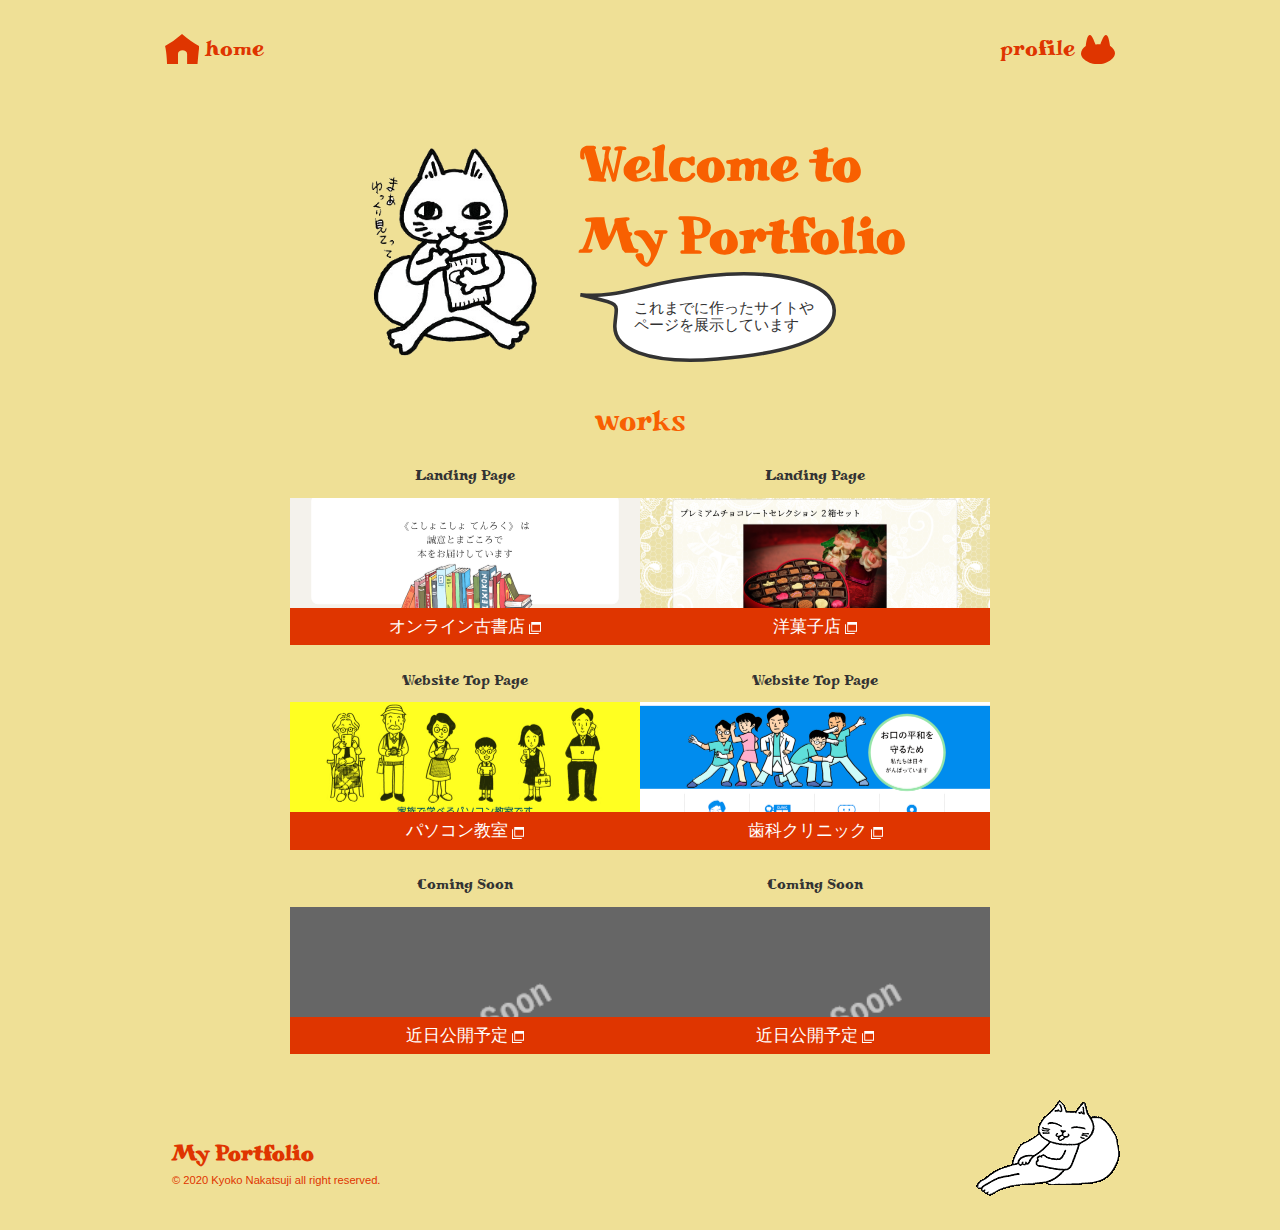
<file: index.html>
<!DOCTYPE html>
<html lang="ja">
<head>
    <meta charset="UTF-8">
    <meta name="viewport" content="width=device-width, initial-scale=1.0">
    <link rel="icon" href="/favicon.ico">
    <link rel="stylesheet" href="css/sanitize.css">
    <link rel="stylesheet" href="css/basic.css">
    <link rel="stylesheet" href="css/responsive.css">
    <link href="https://fonts.googleapis.com/css?family=Miltonian+Tattoo&display=swap" rel="stylesheet">
    <link href="https://fonts.googleapis.com/css?family=Sawarabi+Gothic&display=swap" rel="stylesheet">
    <title>Welcome to My Portfolio</title>
</head>
<body>
    <div id="wrapper">
        <!-- ヘッダー　ここから -->
        <header>
            <nav>
                <ul>
                    <li><a href="index.html" class="home">home</a></li>
                    <li><a href="profile/index.html" class="profile">profile</a></li>
                </ul>
            </nav>
        </header>
        <!-- ヘッダー　ここまで -->

        <!-- コンテンツ　ここから -->
        <main>
        <!-- メインビジュアル　ここから -->
        <div id="content">
            <div>
                <h1>Welcome to My Portfolio</h1>
                <p>これまでに作ったサイトやページを展示しています</p>  
            </div>
        </div>
        <!-- メインビジュアル　ここまで -->
        <!-- 作例一覧　ここから -->
        <section id="works">
            <h1>works</h1>
            <div>
                <dl class="case01 ct">
                    <dt>Landing Page</dt>
                    <dd><a href="works/file01.html">オンライン古書店</a></dd>
                </dl>
                <dl class="case02 c10">
                    <dt>Landing Page</dt>
                    <dd><a href="#">洋菓子店</a></dd>
                </dl>
                <dl class="case03 ct">
                    <dt>Website Top Page</dt>
                    <dd><a href="#">パソコン教室</a></dd>
                </dl>    
                <dl class="case04 c5">
                    <dt>Website Top Page</dt>
                    <dd><a href="#">歯科クリニック</a></dd>
                </dl>    
                <dl class="case05 cc">
                    <dt>Coming Soon</dt>
                    <dd><a href="#">近日公開予定</a></dd>
                </dl>  
                <dl class="case05 cc">
                    <dt>Coming Soon</dt>
                    <dd><a href="#">近日公開予定</a></dd>
                </dl>
            </div>   
        </section>
        <!-- 作成一覧　ここまで -->
        </main>
        <!-- コンテンツ　ここまで -->
        
        <!-- フッター　ここから -->
        <footer>
            <div>
                <h3>My Portfolio</h3>
                <p>&copy; 2020 Kyoko Nakatsuji  all right reserved.</p>
            </div>
        </footer>
        <!-- フッター　ここまで -->    
    </div>
    
</body>
</html>
</file>
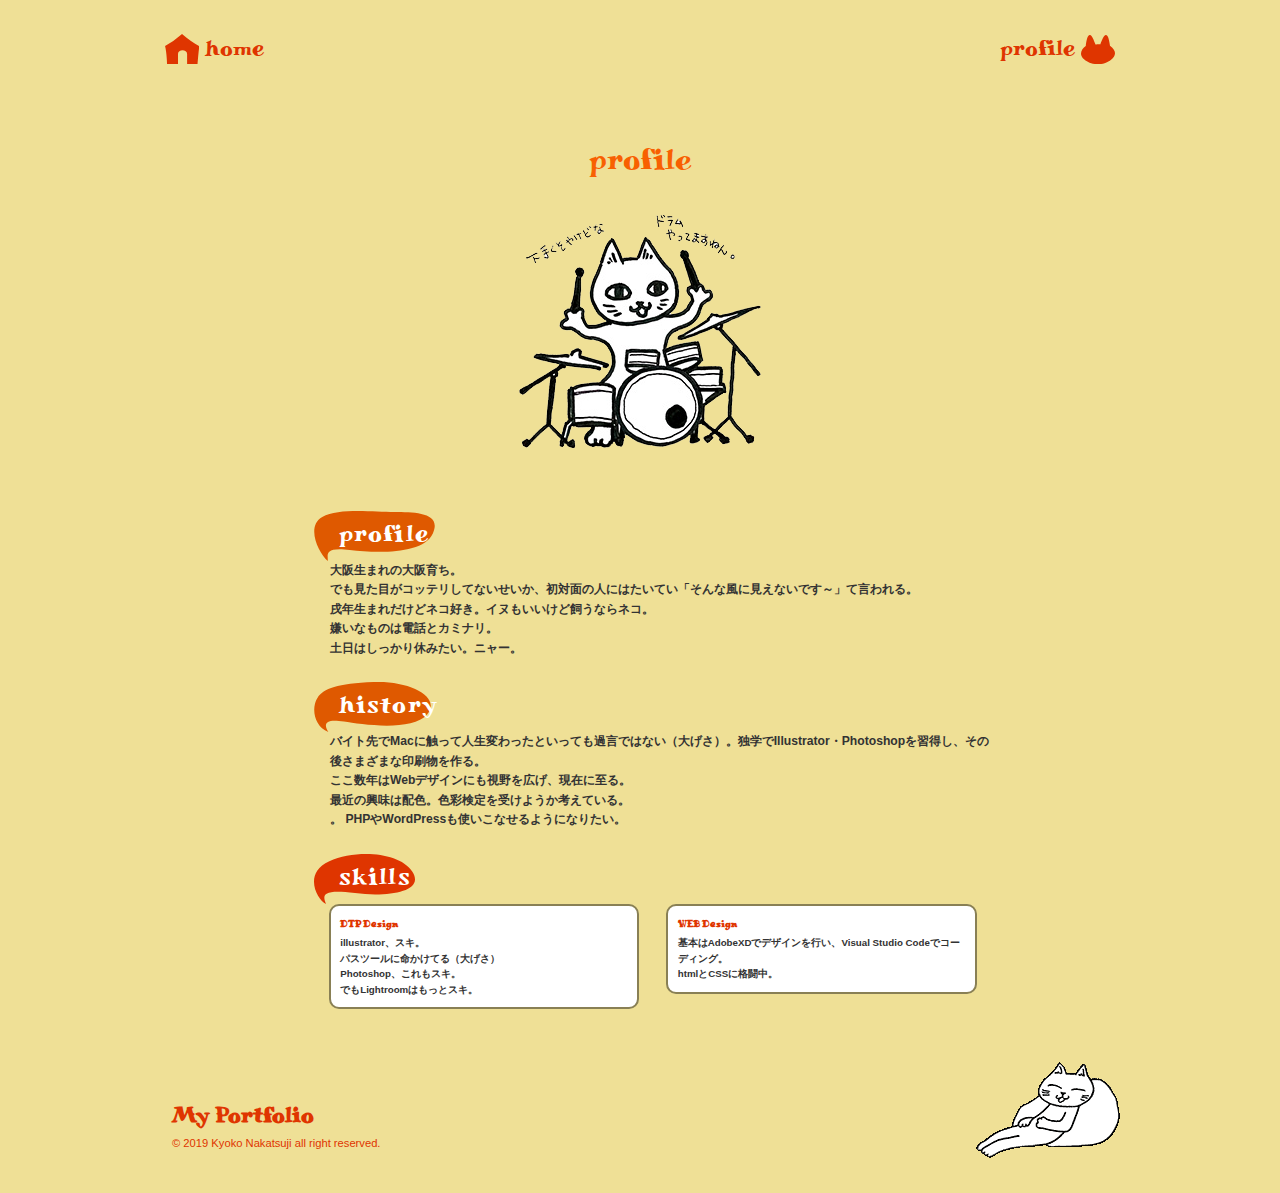
<file: profile/index.html>
<!DOCTYPE html>
<html lang="ja">
<head>
    <meta charset="UTF-8">
    <meta name="viewport" content="width=device-width, initial-scale=1.0">
    <link rel="icon" href="/favicon.ico">
    <link rel="stylesheet" href="../css/sanitize.css">
    <link rel="stylesheet" href="../css/basic.css">
    <link rel="stylesheet" href="../css/responsive.css">
    <link href="https://fonts.googleapis.com/css?family=Miltonian+Tattoo&display=swap" rel="stylesheet">
    <link href="https://fonts.googleapis.com/css?family=Sawarabi+Gothic&display=swap" rel="stylesheet">
    <title>Profile | My Portfolio</title>
</head>
<body>
    <div id="wrapper">
        <!-- ヘッダー　ここから -->
        <header>
                <nav>
                    <ul>
                        <li><a href="../index.html" class="home">home</a></li>
                        <li><a href="index.html" class="profile">profile</a></li>
                    </ul>
                </nav>
        </header>
        <!-- ヘッダー　ここまで -->

        <!-- コンテンツ　ここから -->
        <main>
            <!-- プロフィール部分　ここから -->
            <section id="prof">
                <div id="prof_title">
                    <h1>profile</h1>
                </div>
                    <dl>
                        <dt class="pr">profile</dt>
                            <dd>
                            大阪生まれの大阪育ち。<br>
                            でも見た目がコッテリしてないせいか、初対面の人にはたいてい「そんな風に見えないです～」て言われる。<br>
                            戌年生まれだけどネコ好き。イヌもいいけど飼うならネコ。<br>
                            嫌いなものは電話とカミナリ。<br>
                            土日はしっかり休みたい。ニャー。
                            </dd>

                        <dt class="history">history</dt>
                            <dd>
                            バイト先でMacに触って人生変わったといっても過言ではない（大げさ）。独学でIllustrator・Photoshopを習得し、その後さまざまな印刷物を作る。<br>
                            ここ数年はWebデザインにも視野を広げ、現在に至る。<br>
                            最近の興味は配色。色彩検定を受けようか考えている。<br>。
                            PHPやWordPressも使いこなせるようになりたい。
                            </dd>

                        <dt class="skills">skills</dt>
                            <div class="it_skills">
                                <dd class="dtp">
                                <p>DTP Design</p>
                                illustrator、スキ。<br>
                                パスツールに命かけてる（大げさ）<br>
                                Photoshop、これもスキ。<br>
                                でもLightroomはもっとスキ。
                                </dd>
                                <dd class="web">
                                <p>WEB Design</p>
                                基本はAdobeXDでデザインを行い、Visual Studio Codeでコーディング。<br>
                                htmlとCSSに格闘中。
                                </dd>
                            </div>
                    </dl>
            </section>
            <!-- プロフィール部分　ここまで -->
        </main>
        <!-- コンテンツ　ここまで -->

        <!-- フッター　ここから -->
        <footer>
            <div>
                <h3>My Portfolio</h3>
                <p>&copy; 2019 Kyoko Nakatsuji  all right reserved.</p>
            </div>
        </footer>
        <!-- フッター　ここまで -->
    </div>
</body>
</html>
</file>
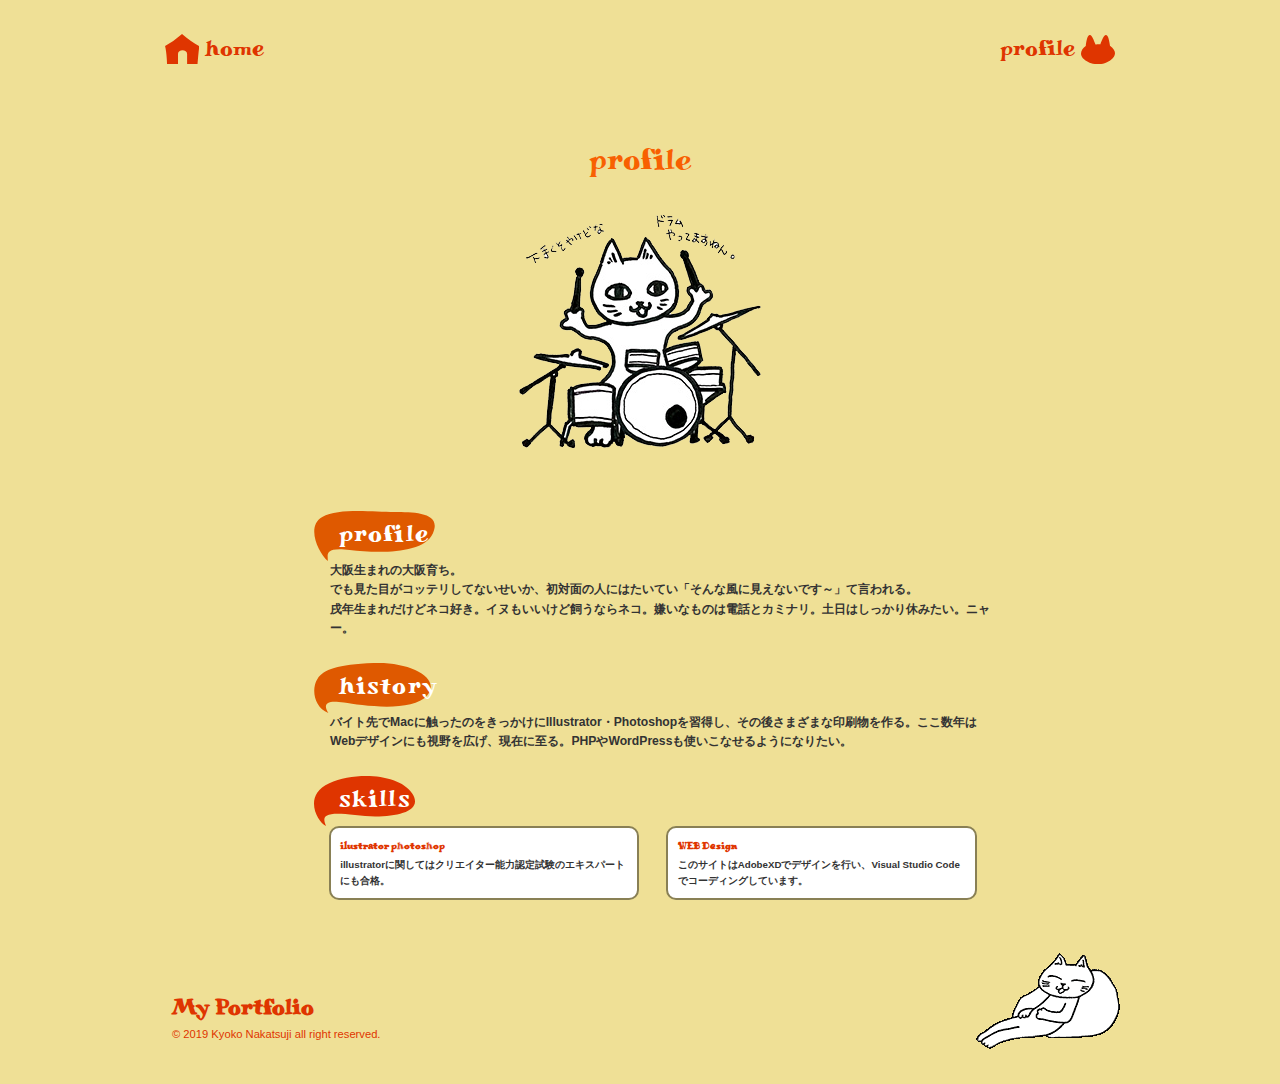
<file: profile.html>
<!DOCTYPE html>
<html lang="ja">
<head>
    <meta charset="UTF-8">
    <meta name="viewport" content="width=device-width, initial-scale=1.0">
    <link rel="icon" href="/favicon.ico">
    <link rel="stylesheet" href="css/sanitize.css">
    <link rel="stylesheet" href="css/basic.css">
    <link rel="stylesheet" href="css/responsive.css">
    <link href="https://fonts.googleapis.com/css?family=Miltonian+Tattoo&display=swap" rel="stylesheet">
    <link href="https://fonts.googleapis.com/css?family=Sawarabi+Gothic&display=swap" rel="stylesheet">
    <title>Profile | My Portfolio</title>
</head>
<body>
    <div id="wrapper">
        <!-- ヘッダー　ここから -->
        <header>
                <nav>
                    <ul>
                        <li><a href="index.html" class="home">home</a></li>
                        <li><a href="profile.html" class="profile">profile</a></li>
                    </ul>
                </nav>
        </header>
        <!-- ヘッダー　ここまで -->

        <!-- コンテンツ　ここから -->
        <main>
            <!-- プロフィール部分　ここから -->
            <section id="prof">
                <div id="prof_title">
                    <h1>profile</h1>
                </div>
                    <dl>
                        <dt class="pr">profile</dt>
                            <dd>
                            大阪生まれの大阪育ち。<br>
                            でも見た目がコッテリしてないせいか、初対面の人にはたいてい「そんな風に見えないです～」て言われる。<br>
                            戌年生まれだけどネコ好き。イヌもいいけど飼うならネコ。嫌いなものは電話とカミナリ。土日はしっかり休みたい。ニャー。
                            </dd>

                        <dt class="history">history</dt>
                            <dd>
                            バイト先でMacに触ったのをきっかけにIllustrator・Photoshopを習得し、その後さまざまな印刷物を作る。ここ数年はWebデザインにも視野を広げ、現在に至る。PHPやWordPressも使いこなせるようになりたい。
                            </dd>

                        <dt class="skills">skills</dt>
                            <div class="it_skills">
                                <dd class="dtp">
                                <p>ilustrator photoshop</p>
                                illustratorに関してはクリエイター能力認定試験のエキスパートにも合格。
                                </dd>
                                <dd class="web">
                                <p>WEB Design</p>
                                このサイトはAdobeXDでデザインを行い、Visual Studio Codeでコーディングしています。
                                </dd>
                            </div>
                    </dl>
            </section>
            <!-- プロフィール部分　ここまで -->
        </main>
        <!-- コンテンツ　ここまで -->

        <!-- フッター　ここから -->
        <footer>
            <div>
                <h3>My Portfolio</h3>
                <p>&copy; 2019 Kyoko Nakatsuji  all right reserved.</p>
            </div>
        </footer>
        <!-- フッター　ここまで -->
    </div>
</body>
</html>
</file>
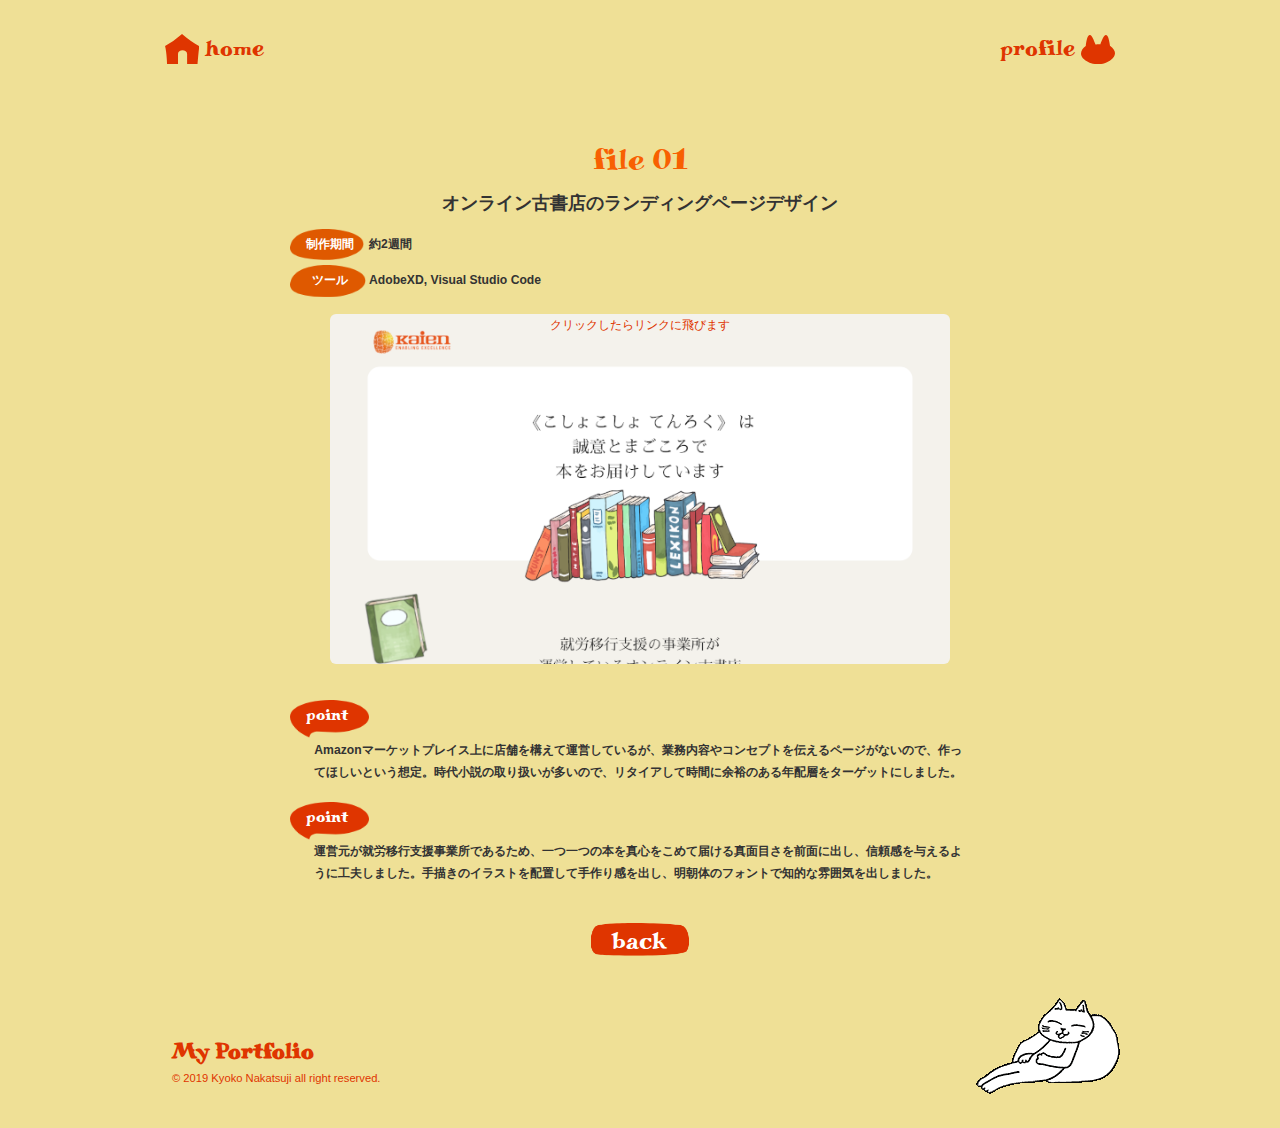
<file: works/file01.html>
<!DOCTYPE html>
<html lang="ja">
<head>
    <meta charset="UTF-8">
    <meta name="viewport" content="width=device-width, initial-scale=1.0">
    <link rel="icon" href="/favicon.ico">
    <link rel="stylesheet" href="../css/sanitize.css">
    <link rel="stylesheet" href="../css/basic.css">
    <link rel="stylesheet" href="../css/responsive.css">
    <link href="https://fonts.googleapis.com/css?family=Miltonian+Tattoo&display=swap" rel="stylesheet">
    <link href="https://fonts.googleapis.com/css?family=Sawarabi+Gothic&display=swap" rel="stylesheet">
    <title>file01 オンライン古書店のランディングページ | My Portfolio</title>
</head>
<body>
    <div id="wrapper">
        <!-- ヘッダー　ここから -->
        <header>
                <nav>
                    <ul>
                        <li><a href="../index.html" class="home">home</a></li>
                        <li><a href="../profile/index.html" class="profile">profile</a></li>
                    </ul>
                </nav>
        </header>
        <!-- ヘッダー　ここまで -->

        <!-- コンテンツ　ここから -->
        <main>
            <!-- 作品紹介部分　ここから -->
            <section>
                <h1>file 01</h1>
                <h2>オンライン古書店のランディングページデザイン</h2>
                <!-- <h3>ここは必要に応じて書き入れていきます</h3> -->
                    <dl class="memo">
                        <dt>制作期間</dt>
                            <dd>約2週間</dd>
                        <dt>ツール</dt>
                            <dd>AdobeXD, Visual Studio Code</dd>
                    </dl>

                    <div id="capture">
                        <figure>
                            <img src="../works/img/tenroku.png">
                            <a href="#">クリックしたらリンクに飛びます</a>
                        </figure>
                    </div>
                
                    <dl id="point">
                        <dt>point</dt>
                            <dd>
                            Amazonマーケットプレイス上に店舗を構えて運営しているが、業務内容やコンセプトを伝えるページがないので、作ってほしいという想定。時代小説の取り扱いが多いので、リタイアして時間に余裕のある年配層をターゲットにしました。
                            </dd>

                        <dt>point</dt>
                            <dd>
                            運営元が就労移行支援事業所であるため、一つ一つの本を真心をこめて届ける真面目さを前面に出し、信頼感を与えるように工夫しました。手描きのイラストを配置して手作り感を出し、明朝体のフォントで知的な雰囲気を出しました。
                            </dd>
                    </dl>
                <div id="button">
                    <a href="../index.html">back</a>
                </div>
            </section>
            <!-- プロフィール部分　ここまで -->
        </main>
        <!-- コンテンツ　ここまで -->

        <!-- フッター　ここから -->
        <footer>
            <div>
                <h3>My Portfolio</h3>
                <p>&copy; 2019 Kyoko Nakatsuji  all right reserved.</p>
            </div>
        </footer>
        <!-- フッター　ここまで -->
    </div>
</body>
</html>
</file>
<file: css/sanitize.css>
/* Document
 * ========================================================================== */

/**
 * Add border box sizing in all browsers (opinionated).
 */

*,
::before,
::after {
  box-sizing: border-box;
}

/**
 * 1. Add text decoration inheritance in all browsers (opinionated).
 * 2. Add vertical alignment inheritance in all browsers (opinionated).
 */

::before,
::after {
  text-decoration: inherit; /* 1 */
  vertical-align: inherit; /* 2 */
}

/**
 * 1. Use the default cursor in all browsers (opinionated).
 * 2. Change the line height in all browsers (opinionated).
 * 3. Use a 4-space tab width in all browsers (opinionated).
 * 4. Remove the grey highlight on links in iOS (opinionated).
 * 5. Prevent adjustments of font size after orientation changes in
 *    IE on Windows Phone and in iOS.
 * 6. Breaks words to prevent overflow in all browsers (opinionated).
 */

html {
  cursor: default; /* 1 */
  line-height: 1.5; /* 2 */
  -moz-tab-size: 4; /* 3 */
  tab-size: 4; /* 3 */
  -webkit-tap-highlight-color: transparent /* 4 */;
  -ms-text-size-adjust: 100%; /* 5 */
  -webkit-text-size-adjust: 100%; /* 5 */
  word-break: break-word; /* 6 */
}

/* Sections
 * ========================================================================== */

/**
 * Remove the margin in all browsers (opinionated).
 */

body {
  margin: 0;
}

/**
 * Correct the font size and margin on `h1` elements within `section` and
 * `article` contexts in Chrome, Edge, Firefox, and Safari.
 */

h1 {
  font-size: 2em;
  margin: 0.67em 0;
}

/* Grouping content
 * ========================================================================== */

/**
 * Remove the margin on nested lists in Chrome, Edge, IE, and Safari.
 */

dl dl,
dl ol,
dl ul,
ol dl,
ul dl {
  margin: 0;
}

/**
 * Remove the margin on nested lists in Edge 18- and IE.
 */

ol ol,
ol ul,
ul ol,
ul ul {
  margin: 0;
}

/**
 * 1. Add the correct sizing in Firefox.
 * 2. Show the overflow in Edge 18- and IE.
 */

hr {
  height: 0; /* 1 */
  overflow: visible; /* 2 */
}

/**
 * Add the correct display in IE.
 */

main {
  display: block;
}

/**
 * Remove the list style on navigation lists in all browsers (opinionated).
 */

nav ol,
nav ul {
  list-style: none;
  padding: 0;
}

/**
 * 1. Correct the inheritance and scaling of font size in all browsers.
 * 2. Correct the odd `em` font sizing in all browsers.
 */

pre {
  font-family: monospace, monospace; /* 1 */
  font-size: 1em; /* 2 */
}

/* Text-level semantics
 * ========================================================================== */

/**
 * Remove the gray background on active links in IE 10.
 */

a {
  background-color: transparent;
}

/**
 * Add the correct text decoration in Edge 18-, IE, and Safari.
 */

abbr[title] {
  text-decoration: underline;
  text-decoration: underline dotted;
}

/**
 * Add the correct font weight in Chrome, Edge, and Safari.
 */

b,
strong {
  font-weight: bolder;
}

/**
 * 1. Correct the inheritance and scaling of font size in all browsers.
 * 2. Correct the odd `em` font sizing in all browsers.
 */

code,
kbd,
samp {
  font-family: monospace, monospace; /* 1 */
  font-size: 1em; /* 2 */
}

/**
 * Add the correct font size in all browsers.
 */

small {
  font-size: 80%;
}

/* Embedded content
 * ========================================================================== */

/*
 * Change the alignment on media elements in all browsers (opinionated).
 */

audio,
canvas,
iframe,
img,
svg,
video {
  vertical-align: middle;
}

/**
 * Add the correct display in IE 9-.
 */

audio,
video {
  display: inline-block;
}

/**
 * Add the correct display in iOS 4-7.
 */

audio:not([controls]) {
  display: none;
  height: 0;
}

/**
 * Remove the border on iframes in all browsers (opinionated).
 */

iframe {
  border-style: none;
}

/**
 * Remove the border on images within links in IE 10-.
 */

img {
  border-style: none;
}

/**
 * Change the fill color to match the text color in all browsers (opinionated).
 */

svg:not([fill]) {
  fill: currentColor;
}

/**
 * Hide the overflow in IE.
 */

svg:not(:root) {
  overflow: hidden;
}

/* Tabular data
 * ========================================================================== */

/**
 * Collapse border spacing in all browsers (opinionated).
 */

table {
  border-collapse: collapse;
}

/* Forms
 * ========================================================================== */

/**
 * Remove the margin on controls in Safari.
 */

button,
input,
select {
  margin: 0;
}

/**
 * 1. Show the overflow in IE.
 * 2. Remove the inheritance of text transform in Edge 18-, Firefox, and IE.
 */

button {
  overflow: visible; /* 1 */
  text-transform: none; /* 2 */
}

/**
 * Correct the inability to style buttons in iOS and Safari.
 */

button,
[type="button"],
[type="reset"],
[type="submit"] {
  -webkit-appearance: button;
}

/**
 * 1. Change the inconsistent appearance in all browsers (opinionated).
 * 2. Correct the padding in Firefox.
 */

fieldset {
  border: 1px solid #a0a0a0; /* 1 */
  padding: 0.35em 0.75em 0.625em; /* 2 */
}

/**
 * Show the overflow in Edge 18- and IE.
 */

input {
  overflow: visible;
}

/**
 * 1. Correct the text wrapping in Edge 18- and IE.
 * 2. Correct the color inheritance from `fieldset` elements in IE.
 */

legend {
  color: inherit; /* 2 */
  display: table; /* 1 */
  max-width: 100%; /* 1 */
  white-space: normal; /* 1 */
}

/**
 * 1. Add the correct display in Edge 18- and IE.
 * 2. Add the correct vertical alignment in Chrome, Edge, and Firefox.
 */

progress {
  display: inline-block; /* 1 */
  vertical-align: baseline; /* 2 */
}

/**
 * Remove the inheritance of text transform in Firefox.
 */

select {
  text-transform: none;
}

/**
 * 1. Remove the margin in Firefox and Safari.
 * 2. Remove the default vertical scrollbar in IE.
 * 3. Change the resize direction in all browsers (opinionated).
 */

textarea {
  margin: 0; /* 1 */
  overflow: auto; /* 2 */
  resize: vertical; /* 3 */
}

/**
 * Remove the padding in IE 10-.
 */

[type="checkbox"],
[type="radio"] {
  padding: 0;
}

/**
 * 1. Correct the odd appearance in Chrome, Edge, and Safari.
 * 2. Correct the outline style in Safari.
 */

[type="search"] {
  -webkit-appearance: textfield; /* 1 */
  outline-offset: -2px; /* 2 */
}

/**
 * Correct the cursor style of increment and decrement buttons in Safari.
 */

::-webkit-inner-spin-button,
::-webkit-outer-spin-button {
  height: auto;
}

/**
 * Correct the text style of placeholders in Chrome, Edge, and Safari.
 */

::-webkit-input-placeholder {
  color: inherit;
  opacity: 0.54;
}

/**
 * Remove the inner padding in Chrome, Edge, and Safari on macOS.
 */

::-webkit-search-decoration {
  -webkit-appearance: none;
}

/**
 * 1. Correct the inability to style upload buttons in iOS and Safari.
 * 2. Change font properties to `inherit` in Safari.
 */

::-webkit-file-upload-button {
  -webkit-appearance: button; /* 1 */
  font: inherit; /* 2 */
}

/**
 * Remove the inner border and padding of focus outlines in Firefox.
 */

::-moz-focus-inner {
  border-style: none;
  padding: 0;
}

/**
 * Restore the focus outline styles unset by the previous rule in Firefox.
 */

:-moz-focusring {
  outline: 1px dotted ButtonText;
}

/**
 * Remove the additional :invalid styles in Firefox.
 */

:-moz-ui-invalid {
  box-shadow: none;
}

/* Interactive
 * ========================================================================== */

/*
 * Add the correct display in Edge 18- and IE.
 */

details {
  display: block;
}

/*
 * Add the correct styles in Edge 18-, IE, and Safari.
 */

dialog {
  background-color: white;
  border: solid;
  color: black;
  display: block;
  height: -moz-fit-content;
  height: -webkit-fit-content;
  height: fit-content;
  left: 0;
  margin: auto;
  padding: 1em;
  position: absolute;
  right: 0;
  width: -moz-fit-content;
  width: -webkit-fit-content;
  width: fit-content;
}

dialog:not([open]) {
  display: none;
}

/*
 * Add the correct display in all browsers.
 */

summary {
  display: list-item;
}

/* Scripting
 * ========================================================================== */

/**
 * Add the correct display in IE 9-.
 */

canvas {
  display: inline-block;
}

/**
 * Add the correct display in IE.
 */

template {
  display: none;
}

/* User interaction
 * ========================================================================== */

/*
 * 1. Remove the tapping delay in IE 10.
 * 2. Remove the tapping delay on clickable elements
      in all browsers (opinionated).
 */

a,
area,
button,
input,
label,
select,
summary,
textarea,
[tabindex] {
  -ms-touch-action: manipulation; /* 1 */
  touch-action: manipulation; /* 2 */
}

/**
 * Add the correct display in IE 10-.
 */

[hidden] {
  display: none;
}

/* Accessibility
 * ========================================================================== */

/**
 * Change the cursor on busy elements in all browsers (opinionated).
 */

[aria-busy="true"] {
  cursor: progress;
}

/*
 * Change the cursor on control elements in all browsers (opinionated).
 */

[aria-controls] {
  cursor: pointer;
}

/*
 * Change the cursor on disabled, not-editable, or otherwise
 * inoperable elements in all browsers (opinionated).
 */

[aria-disabled="true"],
[disabled] {
  cursor: not-allowed;
}

/*
 * Change the display on visually hidden accessible elements
 * in all browsers (opinionated).
 */

[aria-hidden="false"][hidden] {
  display: initial;
}

[aria-hidden="false"][hidden]:not(:focus) {
  clip: rect(0, 0, 0, 0);
  position: absolute;
}
</file>
<file: css/basic.css>
/*==========================
ここで設定する基本項目
・color
・font-family,font-weight
・text-align,text-decoration
・position,z-index
==========================*/

/* ----------- ページ全体 ----------- */
html{
    font-size: 16px;
    line-height: 1.4em;
}

body {
    font-family: 'Avenir','Helvetica Neue','Helvetica','Arial','Hiragino Sans','ヒラギノ角ゴシック',YuGothic,'Yu Gothic','メイリオ', Meiryo,'ＭＳ Ｐゴシック','MS PGothic','Sawarabi Gothic', sans-serif,'Miltonian Tattoo', cursive;
    margin: 0;
    padding: 0;
    }

a{
    text-decoration: none;
}

ol,ul,li{
    list-style-type: none;
}

h1,h2,h3{
    text-align: center;
}

h1{
    font-size: 2.5em;   
}

div#wrapper{
    max-width: 1000px;
    margin: 0 auto;
    font-family: 'Miltonian Tattoo', cursive;
}

/* 基本のカラー設定 */
body{
    background-color: #EFE096;
}

header,footer,a{
    color: #df3500;
}

h1{
    color:#F86001; 
}

main{
    color: #333;
}

/* ----------- ヘッダー・メニュー部 ----------- */
header{
    font-size: 1.4em;
}

nav{
    padding: 10px 25px;
}

nav ul{
    display: flex;
    justify-content: space-between;
    width: 100%;
}

nav ul li a.home{ 
    line-height: 1.5em;
}

nav ul li a.home:before{
    content: '';
    display: block;
    width: 1.5em;
    height: 1.5em;
    margin-right: 0.3em;
    background: url(../img/common/home.svg) no-repeat left center;
    background-size: contain;
    float: left;
}

nav ul li a.profile{
    line-height: 1.5em;
}

nav ul li a.profile:after{
    content: '';
    display: block;
    width: 1.5em;
    height: 1.5em;
    margin-left: 0.3em;
    background: url(../img/common/profile.svg) no-repeat right center;
    float: right;
}


/* ------ トップページ　メインビジュアル ------ */
main{
    clear: both;
    padding-top: 30px;
}

div#content{
    width: 60%;
    margin: 0 auto 2em auto;
    height: 250px;
    background: url(../img/potechicat.png) no-repeat left top;
    background-size: contain;
}

#content div{
    display: flex;
    flex-direction: column;
    justify-content: flex-end;
    margin: 0 0 0 40%;
}

#content div h1{
    text-align: left;
    font-size: 3.2em;
    line-height: 1.4em;
    margin: 0;
}

#content div p{
    display: block;
    height: 90px;
    overflow: hidden;
    background: url(../img/common/fukidasi_intro.svg) no-repeat left bottom;
    background-size: contain;
    font-size: 0;
    margin: 0;
}


/* ----------- トップページ　作品一覧の部分 ----------- */
#works div{
    display: flex;
    flex-wrap: wrap;
    justify-content: space-between;
}

#works div dl{
    position: relative;
    flex-basis: auto;
    width: 50%;
    height: 180px;
    border-radius: 5px;
    text-align: center;
}

#works dt{
    background: #EFE096;
    font-size: 1.2em;
    padding-bottom: 0.7em;
}

#works dl.case01{
    background:url(../works/img/tenroku.png) no-repeat;
    background-size: cover;
}

#works dl.case02{
    background:url(../works/img/valentine.png) no-repeat;
    background-size: cover;
}
#works dl.case03{
    background:url(../works/img/pcschool.png) no-repeat;
    background-size: cover;
}
#works dl.case04{
    background:url(../works/img/dentalclinic.png) no-repeat;
    background-size: cover;
}
#works dl.case05{
    background:url(../img/comingsoon.png) no-repeat;
    background-size: cover;
}


.ct{
    background-position: top center;
}
.cc{
    background-position: center center;
}
.c5{
    background-position: center 5%;
}
.c10{
    background-position: center 10%;
}
.c15{
    background-position: center 15%;
}

#works dd{
    display: block;
    width: 100%;
    font-size: 1.4em;
    position: absolute;
    bottom: 0;
    margin-inline-start: 0;
    line-height: 1.6em;
}

#works dd a{
    display: inherit;
    background-color: #df3500;
    color: #fff;
    padding: 5px 0;
}

#works dd a:hover{
    text-decoration: underline #fff;
}

#works dd a::after{
    content: '';
    display: inline-block;
    width: 16px;
    height: 12px;
    background: url(../img/common/newwindow.svg) no-repeat right;
    background-size: contain;
    vertical-align: middle;
}


/* ----------- プロフィール・作品紹介 共通 ----------- */
section{
    clear: both;
    width: 70%;
    padding: 0;
    margin: 0 auto;
    font-size: 0.76em;
}

section h1{
    font-weight: normal;
}

section h2{
    font-size: 18px;
}

section h3{
    font-size: 14px;
}


/* ----- プロフィール・ヒストリー・スキル・ポイント ----- */
section#prof dl dt{
    margin-left: 1em;
    padding-left: 1em;
    height:50px;
    font-size: 2em;
    letter-spacing: 0.05em;
    line-height: 45px;
    color: #fff;
}

section#prof dl dd{
    margin-bottom: 2em;
    font-family: 'M PLUS 1p', sans-serif;
    font-weight: 600;
    line-height: 1.6em;
}

div#prof_title{
    margin: inherit;
    height: 350px;
    background: url(../img/drumcat.png) no-repeat center 60px;
}

dt.pr{
    background: url(../profile/img/fukidasi_pr.svg) no-repeat left center;
    background-size: contain;
}

dt.history{
    background: url(../profile/img/fukidasi_his.svg) no-repeat left center;
    background-size: contain;
}

dt.skills{
    background: url(../profile/img/fukidasi_skill.svg) no-repeat left center;
    background-size: contain;
}

div.it_skills{
    margin-left: 25px;
}

div.it_skills dd{
    display: block;
    float: left;
    margin-left: 2%;
    margin-right: 2%;
    padding: 1em;
    width: 46%;
    background-color: #fff;
    border: 2px solid #898055;
    border-radius: 10px;
}

div.it_skills p{
    height: 2em;
    margin: 0;
    color: #DF3500;
    font-family: 'Miltonian Tattoo', cursive;
}

div.it_skills dd.dtp,dd.web{
    font-size: 0.8em;
    line-height: 1.2em;
}

/* ----------- 作品紹介・タイトル下 部分 ----------- */
dl.memo {
    font-family: Arial, Helvetica, sans-serif;
    font-weight: 600;
    display: inline-block;
    width: 100%;
    margin: 0;
    line-height: 2.5em;

}

dl.memo dt {
    width: 6.5em;
    height: 2.6em;
    float: left;
    text-align: center;
    color: #fff;
    background: url(../img/bg_memo01.png) no-repeat;
    background-size: contain;
}

dl.memo dd{
    margin: 0;
    padding-right: 15px;
    margin-bottom: 0.5em;
}

dl#point{
    clear: both;
    font-size: 1em;
    line-height: 1.8em;
}

dl#point dt{
    width: 5em;
    height: 2.5em;
    line-height: 2em;
    padding-left: 1em;
    font-size: 1.3em;
    color: #fff;
    background: url(../img/bg_point.png) no-repeat;
    background-size: contain;
}

dl#point dd{
    font-family: Arial, Helvetica, sans-serif;
    font-weight: 600;
    padding-right: 1.5em;
    margin-left: 2em;
    padding-bottom: 1.5em;
}

div#capture{
    clear: both;
    width: 100%;
    height: 350px;
    margin-bottom: 3em;
}

div#capture figure{
    position: relative;
    z-index: 1;
    text-align: center;
}

div#capture figure img{
    display: block;
    width:100%;
    height:350px;
    object-fit:cover;
    object-position: 50% 0%;
    border-radius: 6px;
}

figure a{
    position: absolute;
    top: 0%;
    left: 0%;
    width: 100%;
    height: 100%;
    z-index: 2;
}

figure a:hover{
    background-color: #000;
    opacity: 0.3;
    border-radius: 6px;
}

/* ----------- 戻るボタン部分 ----------- */
div#button{
    clear: both;
    width: 8em;
    margin: 0 auto;
}

div#button a{
    display: block;
    width: 100%;
    height: 2em;
    line-height: 2em;
    color: #fff;
    font-size: 2em;
    text-align: center;
    background: url(../img/bt_back.png) no-repeat center center;
    background-size: contain;
}

div#button a:hover{
    position: relative;
    top: 3px;
    left: 1px;
}

/* ----------- フッター部 ----------- */
footer{
    clear: both;
    padding: 2em;
    background: url(../img/reluxneco.png) no-repeat 98% center;
}

footer div{
    height: 100px;
    padding-top: 5%;
    line-height: 1em;   
}

footer h3{
    text-align: left;
    font-size: 1.4em;
    margin-block-start: 0;
    margin-block-end: 0;
}

footer p{
    font-family: Arial, Helvetica, sans-serif;
    font-size: 0.7em;
}
</file>
<file: css/responsive.css>
/*====================
{{スマホを基本設計にする}}
 - 〜479px：SP縦
 - 480px〜599px：SP横
 - 600px〜959px：タブレット
 - 960px〜1279px：小型PC
 - 1280px〜：大型PC
====================*/

/*〜479px：SP縦*/
@media screen and (max-width:479px){
    header{
        font-size: 1em;
    }

    nav ul{
        display: block;
        padding: 10px 25px;
    }
    
    nav ul li a{
        float: left;
    }
    
    nav ul li a.home:before{
        width: 1.2em;
        height: 1.2em;
    }
    
    nav ul li a.profile{
        float: right;
    }
    
    nav ul li a.profile:after{
        width: 1.2em;
        height: 1.2em;
    }

    div#content{
        width: 90%;
        padding-left: 1em;
        margin: 0 auto;   
    }

    div.content_title h1{
        font-size: 2rem;
        line-height: 1.2em;
    }

    div.content_title h1::before{
        height: 5em;
    }

    div.caption{
        width: 50%;
        height: 4em;
        position: absolute;
        top: 100%;
        left: 40%;
    }
    
    div.caption h2{
        padding: 5% 5% 10% 18%;
        font-size: 0.7em;
        line-height: 1.25em;
    }

    section#works h1{
        font-size: 2em;
    }

    section#works dl{
        width: 100%;
        margin-top: 10px;
    }

    section#works dd a{
        font-size: 0.9em;
        padding: 0.5em 1em;
    }

    section#prof dl dt{
        height:40px;
        line-height: 40px;
        font-size: 1.4em;
    }

    div.it_skills dd{
        width: 100%;
    }

    footer{
        clear: both;
        height: 150px;
        padding: 2em;
    }
    
    footer div{
        height: 100px;
        padding-top: 5%;
        line-height: 1em;
    }
    
    footer h3{
        text-align: left;
        font-size: 1.2em;
        margin-right: 0.5em;
        margin-block-end: 0;
    }
    
    footer p{
        font-size: 0.7em;
    }
}

/*480px〜599px：SP横*/
@media screen and (min-width:481px) and (max-width:599px){
    div#content{
        width: 70%;
        margin: 0 auto;
    }

    div.content_title h1{
        font-size: 2rem;
        line-height: 1.2em;
    }

    div.content_title h1::before{
        width: 5em;
        height: 5em;
        background: url(../img/potechicat.png) no-repeat center top;
        background-size: contain;
    }
    
    div.caption{
        width: 50%;
        height: 4em;
        background: url(../img/fukidasi_a.png) no-repeat left bottom;
        background-size: contain;
        position: absolute;
        top: 100%;
        left: 40%;
    }
    
    div.caption h2{
        display: block;
        width: 100%;
        padding: 5% 5% 10% 18%;
        font-size: 0.7em;
        line-height: 1.25em;
        text-align: left;
    }

    section#works h1{
        font-size: 2em;
    }

    section#works dl{
        width: 45%;
        margin-top: 10px;
    }
}

/*600px〜959px：タブレット*/ 
@media screen and (min-width:600px) and (max-width:959px){
    div#content{
        width: 70%;
        margin: 0 auto;
    }

    div.content_title h1{
        font-size: 2.8rem;
        line-height: 1.2em;
    }

    div.content_title h1::before{
        width: 40%;
        height: 5.5em;
    }
    
    div.caption{
        width: 50%;
        height: 7em;
    }
    
    div.caption h2{
        padding: 12% 10% 10% 22%;
        font-size: 0.9em;
    }

    section#works dl{
        width: 45%;
    }
}

/*960px〜1279px：小型PC*/
@media screen and (max-width:960px){
    footer{
        height: 150px;
        padding: 2em;
    }
    
    footer div{
        height: 100px;
        padding-top: 5%;
        line-height: 1em;
    }
    
    footer h3{
        text-align: left;
        margin-block-end: 0;
        margin-block-start: 0;
    }
    
    footer p{
        font-size: 0.7em;
    }    
}
</file>
